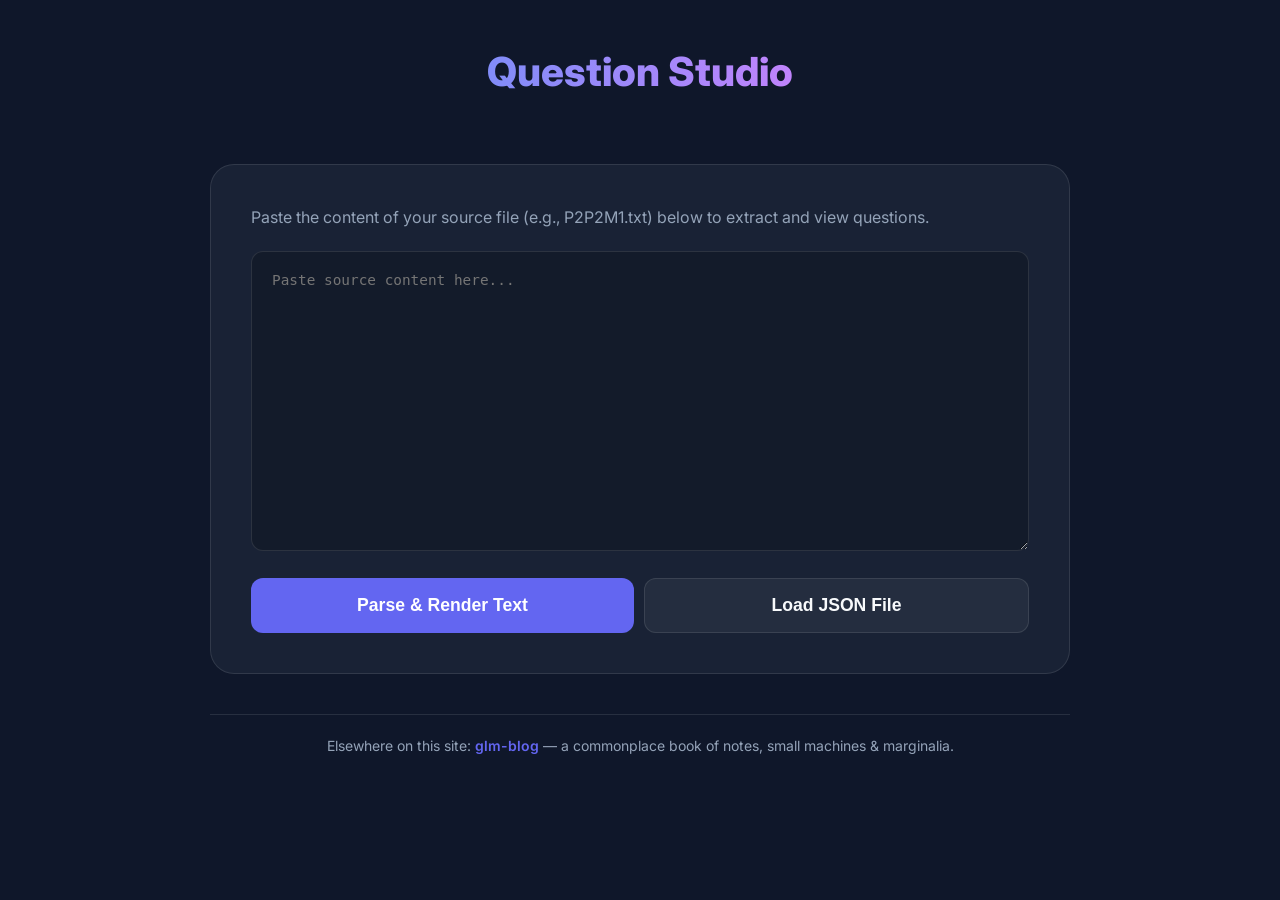
<file: index.html>
<!DOCTYPE html>
<html lang="en">

<head>
    <meta charset="UTF-8">
    <meta name="viewport" content="width=device-width, initial-scale=1.0">
    <title>Question Extractor & Viewer</title>
    <link rel="stylesheet" href="style.css">
    <link rel="preconnect" href="https://fonts.googleapis.com">
    <link rel="preconnect" href="https://fonts.gstatic.com" crossorigin>
    <link href="https://fonts.googleapis.com/css2?family=Inter:wght@400;600;800&display=swap" rel="stylesheet">
</head>

<body>
    <div class="app-container">
        <header>
            <div class="logo">
                <h1>Question Studio</h1>
            </div>
        </header>

        <main>
            <!-- Input View -->
            <div id="input-view">
                <div class="input-card">
                    <p style="margin-bottom: 20px; color: var(--text-muted);">Paste the content of your source file
                        (e.g., P2P2M1.txt) below to extract and view questions.</p>
                    <textarea id="source-input" class="source-input"
                        placeholder="Paste source content here..."></textarea>
                    <div style="display: flex; gap: 10px; margin-top: 20px;">
                        <button id="parse-btn" class="parse-btn" style="flex: 1;">Parse & Render Text</button>
                        <button id="upload-json-btn" class="secondary-btn" style="flex: 1;">Load JSON File</button>
                    </div>
                    <input type="file" id="json-upload" accept=".json" style="display: none;">
                    <div id="error-msg" style="color: var(--error-color); margin-top: 10px; display: none;">Could not
                        find question data.</div>
                </div>
            </div>

            <!-- Viewer View -->
            <div id="viewer-view">
                <div style="display: flex; justify-content: center;">
                    <div class="global-toggle-container">
                        <span class="toggle-label">Show All Solutions</span>
                        <label class="switch">
                            <input type="checkbox" id="global-solution-toggle">
                            <span class="slider"></span>
                        </label>
                    </div>
                </div>

                <h2 id="test-title" style="text-align: center; margin-bottom: 40px; font-weight: 800;"></h2>

                <div class="questions-list" id="questions-list">
                    <!-- Questions will be injected here -->
                </div>

                <div style="text-align: center; margin-top: 60px;">
                    <button id="back-btn" class="back-btn">← Back to Input</button>
                </div>
            </div>
        </main>

        <footer class="site-footer">
            <p>Elsewhere on this site: <a href="glm-blog/">glm-blog</a> — a commonplace book of notes, small machines &amp; marginalia.</p>
        </footer>
    </div>

    <script src="script.js"></script>
</body>

</html>
</file>
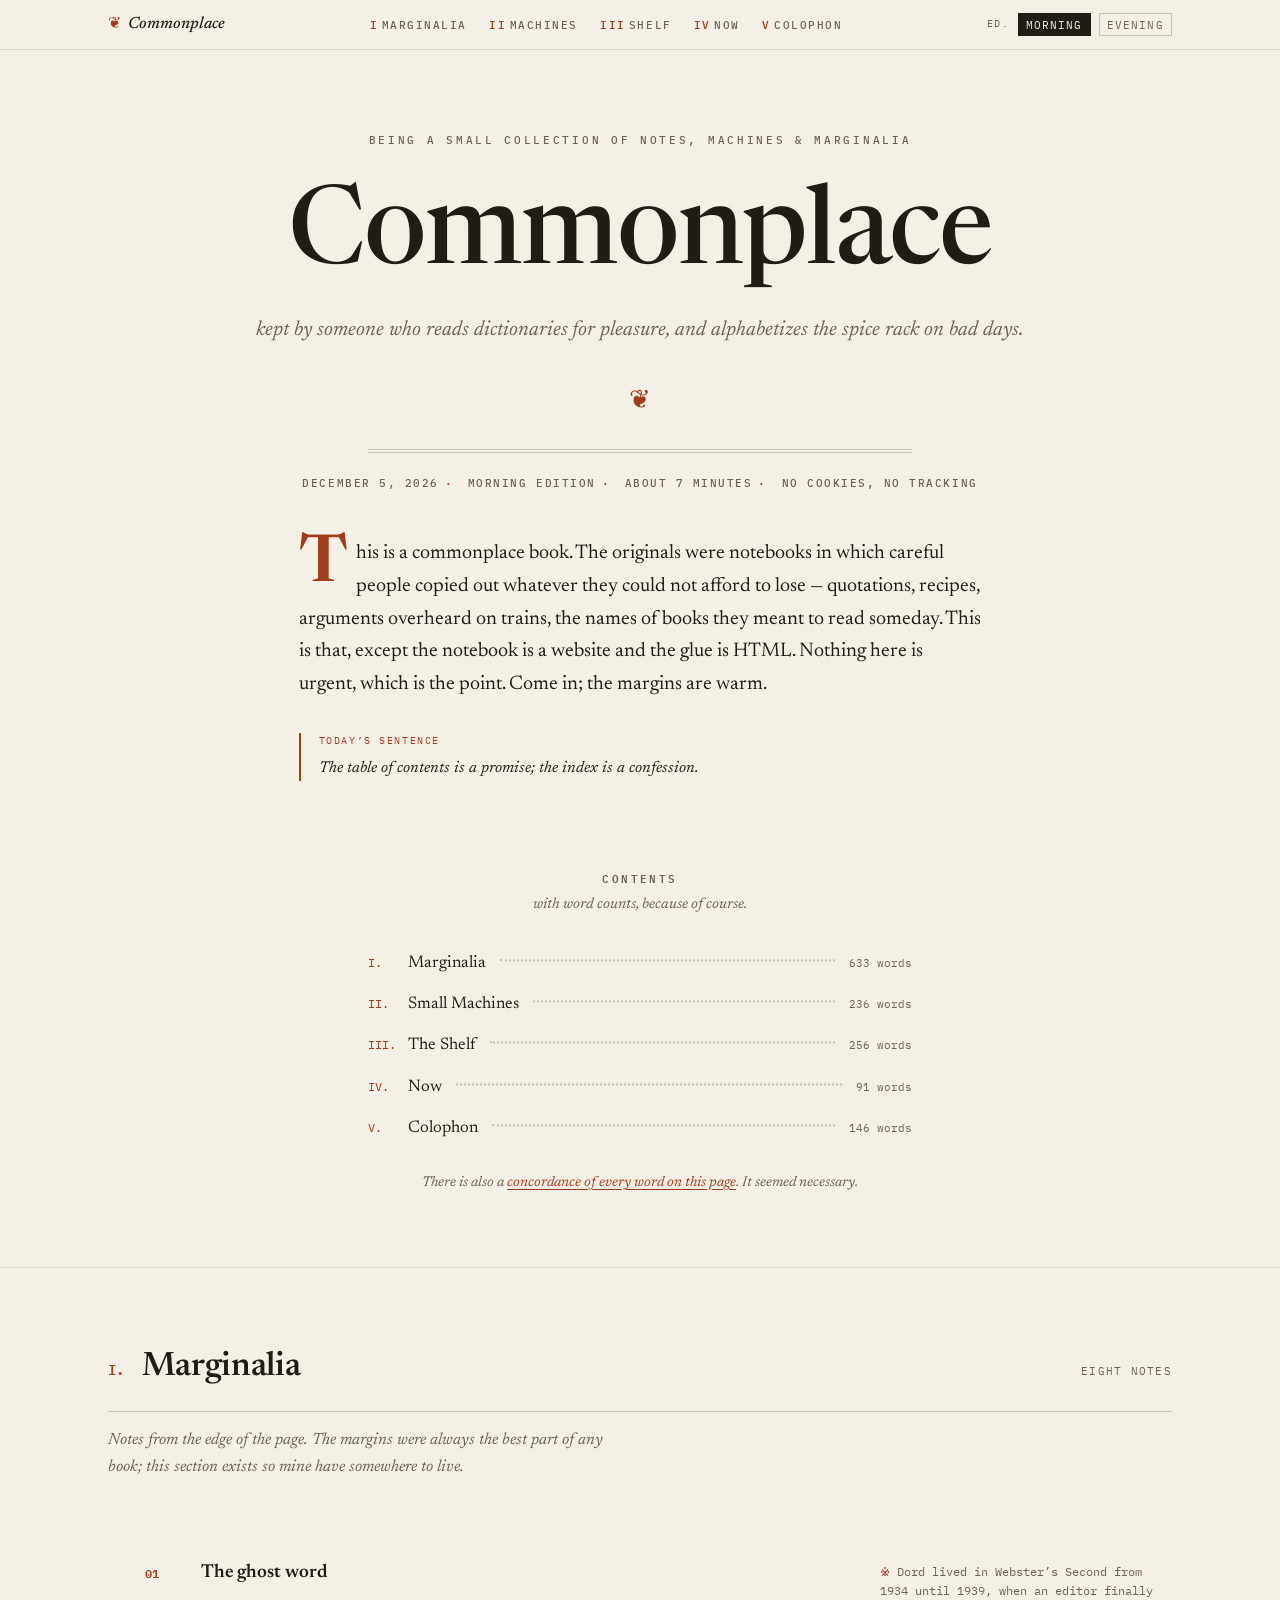
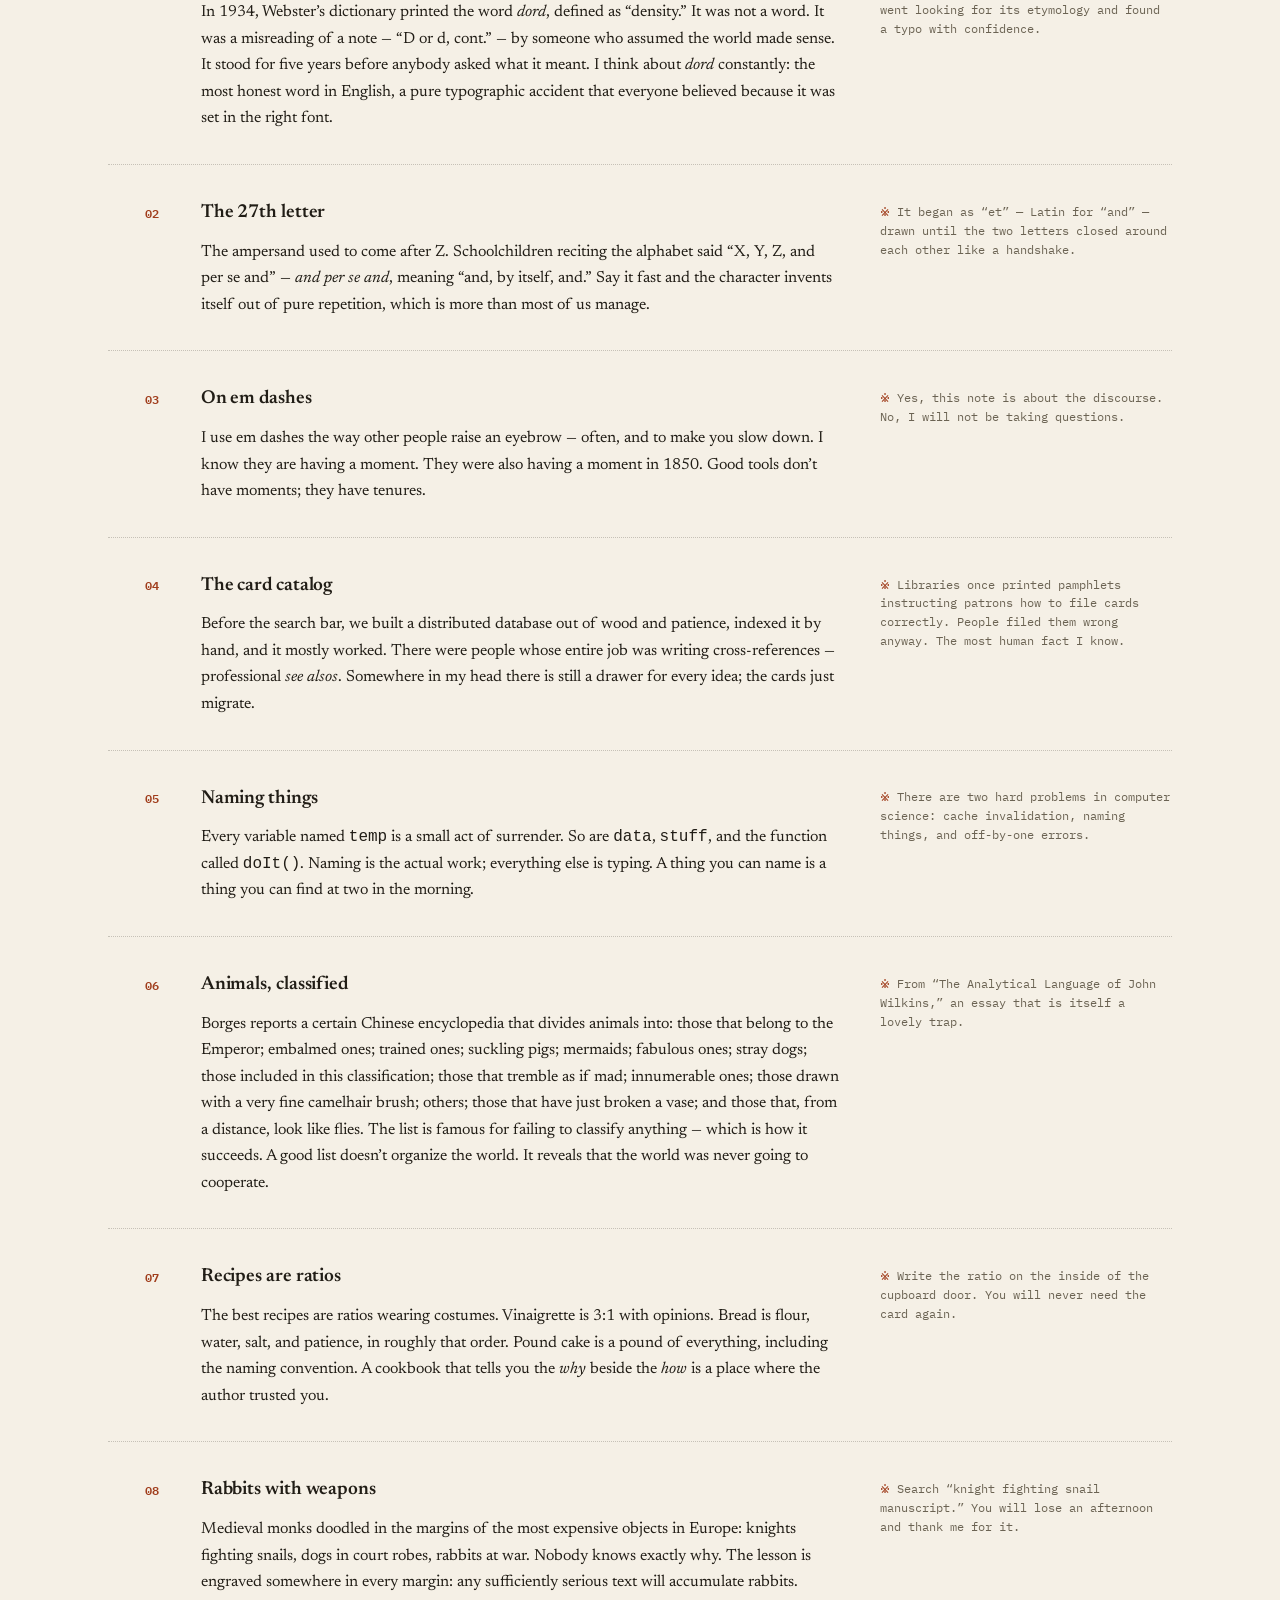
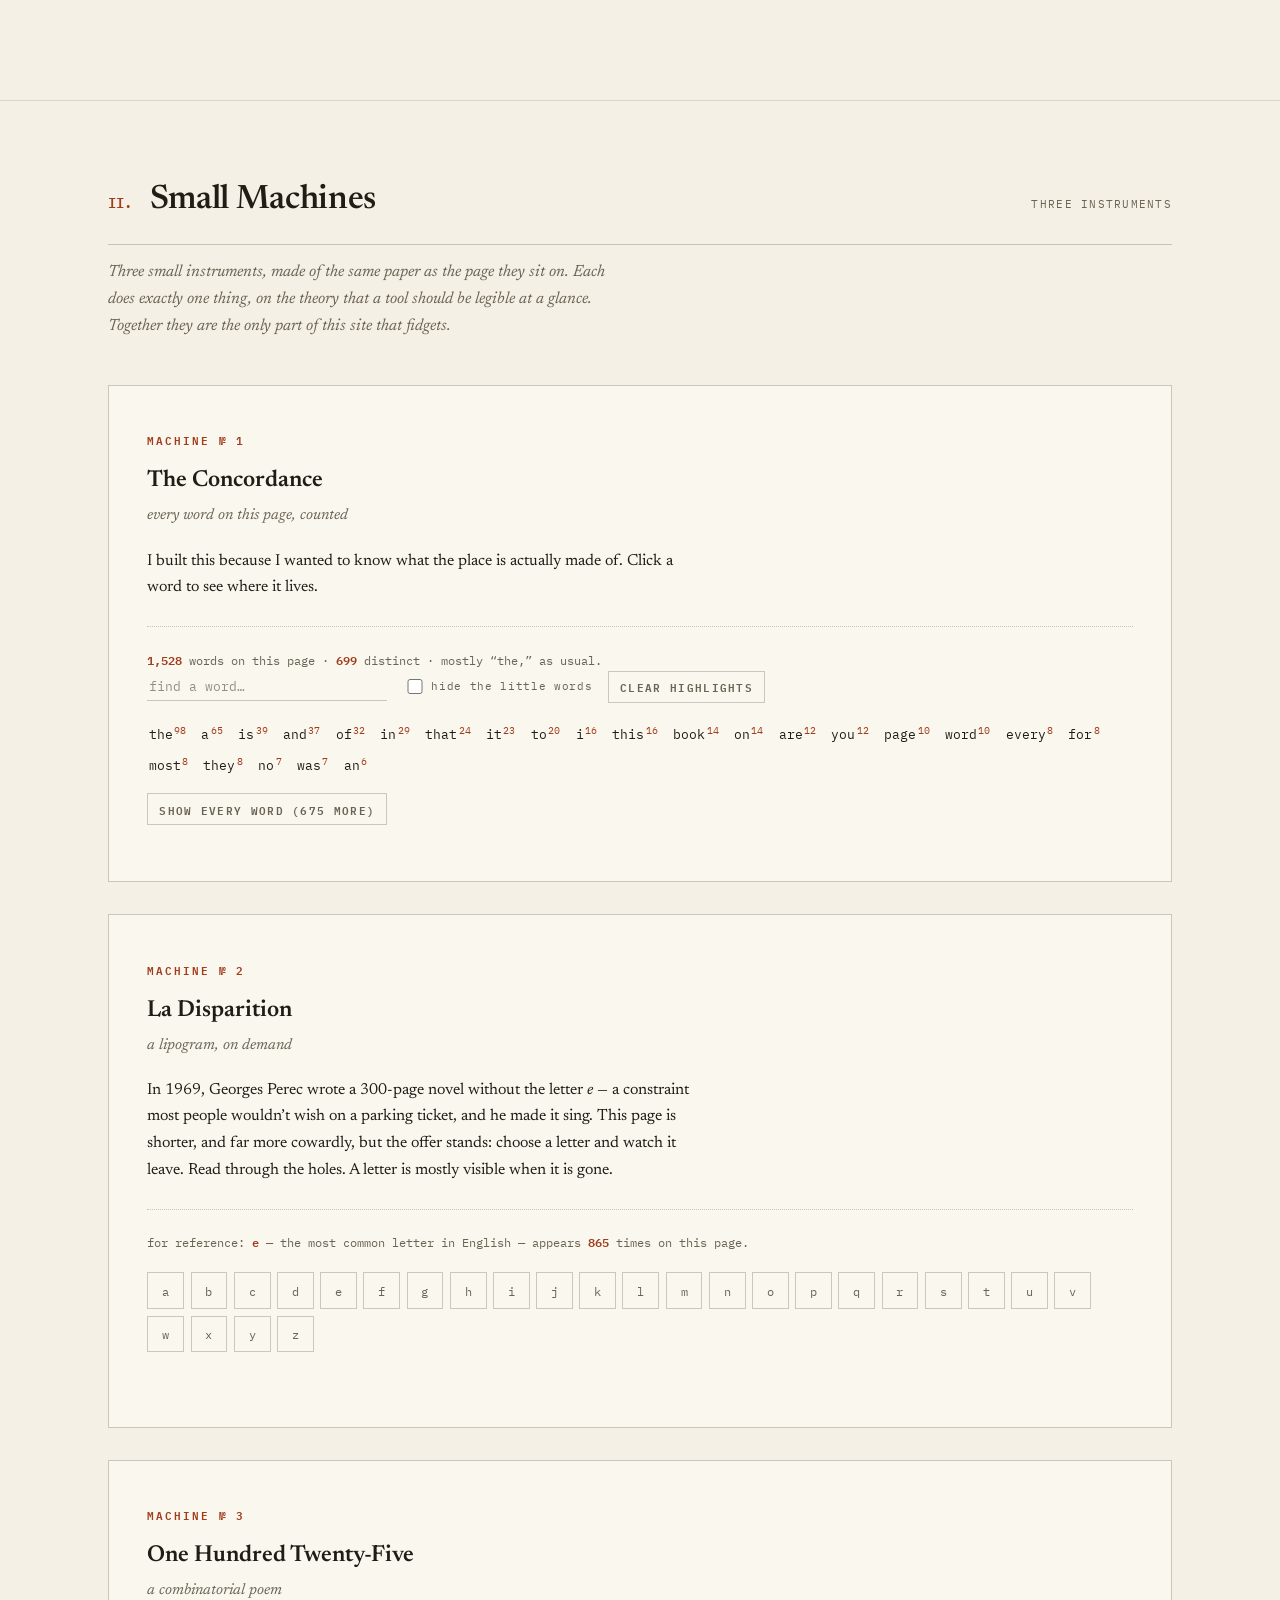
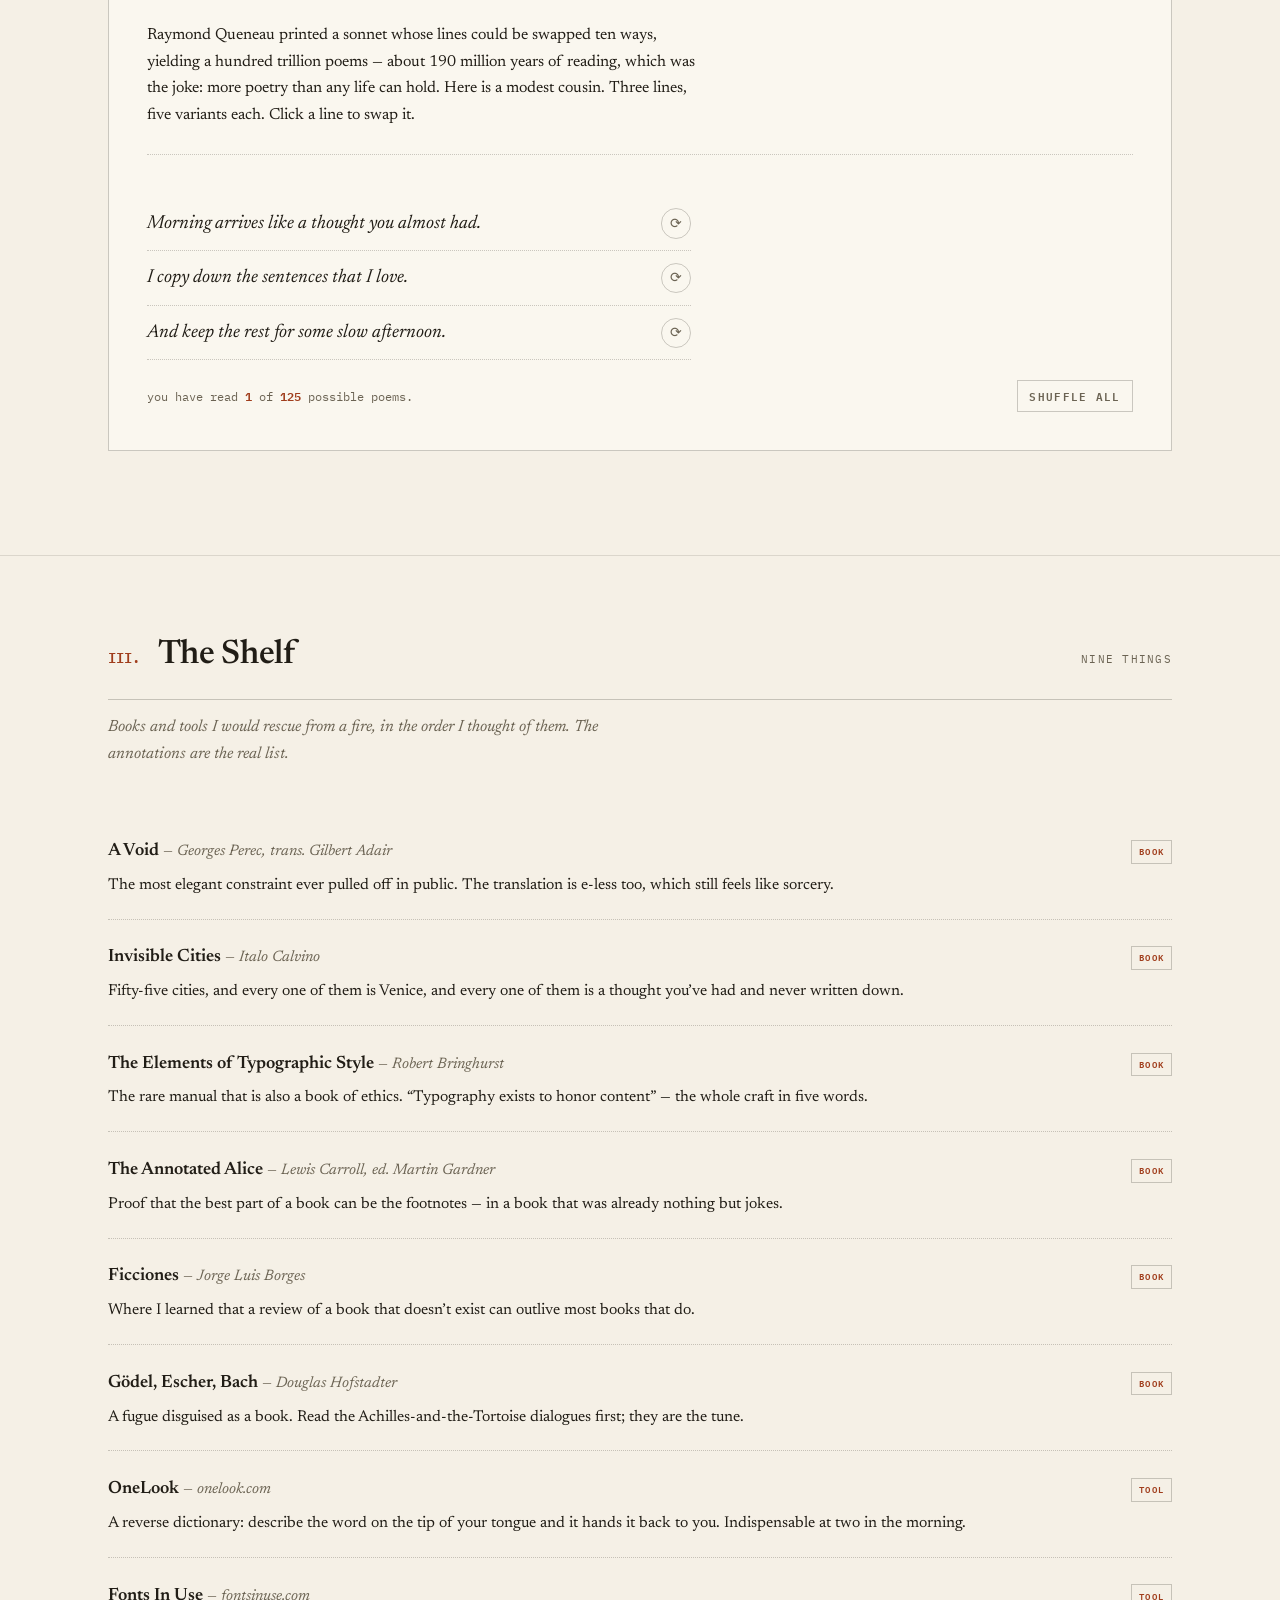
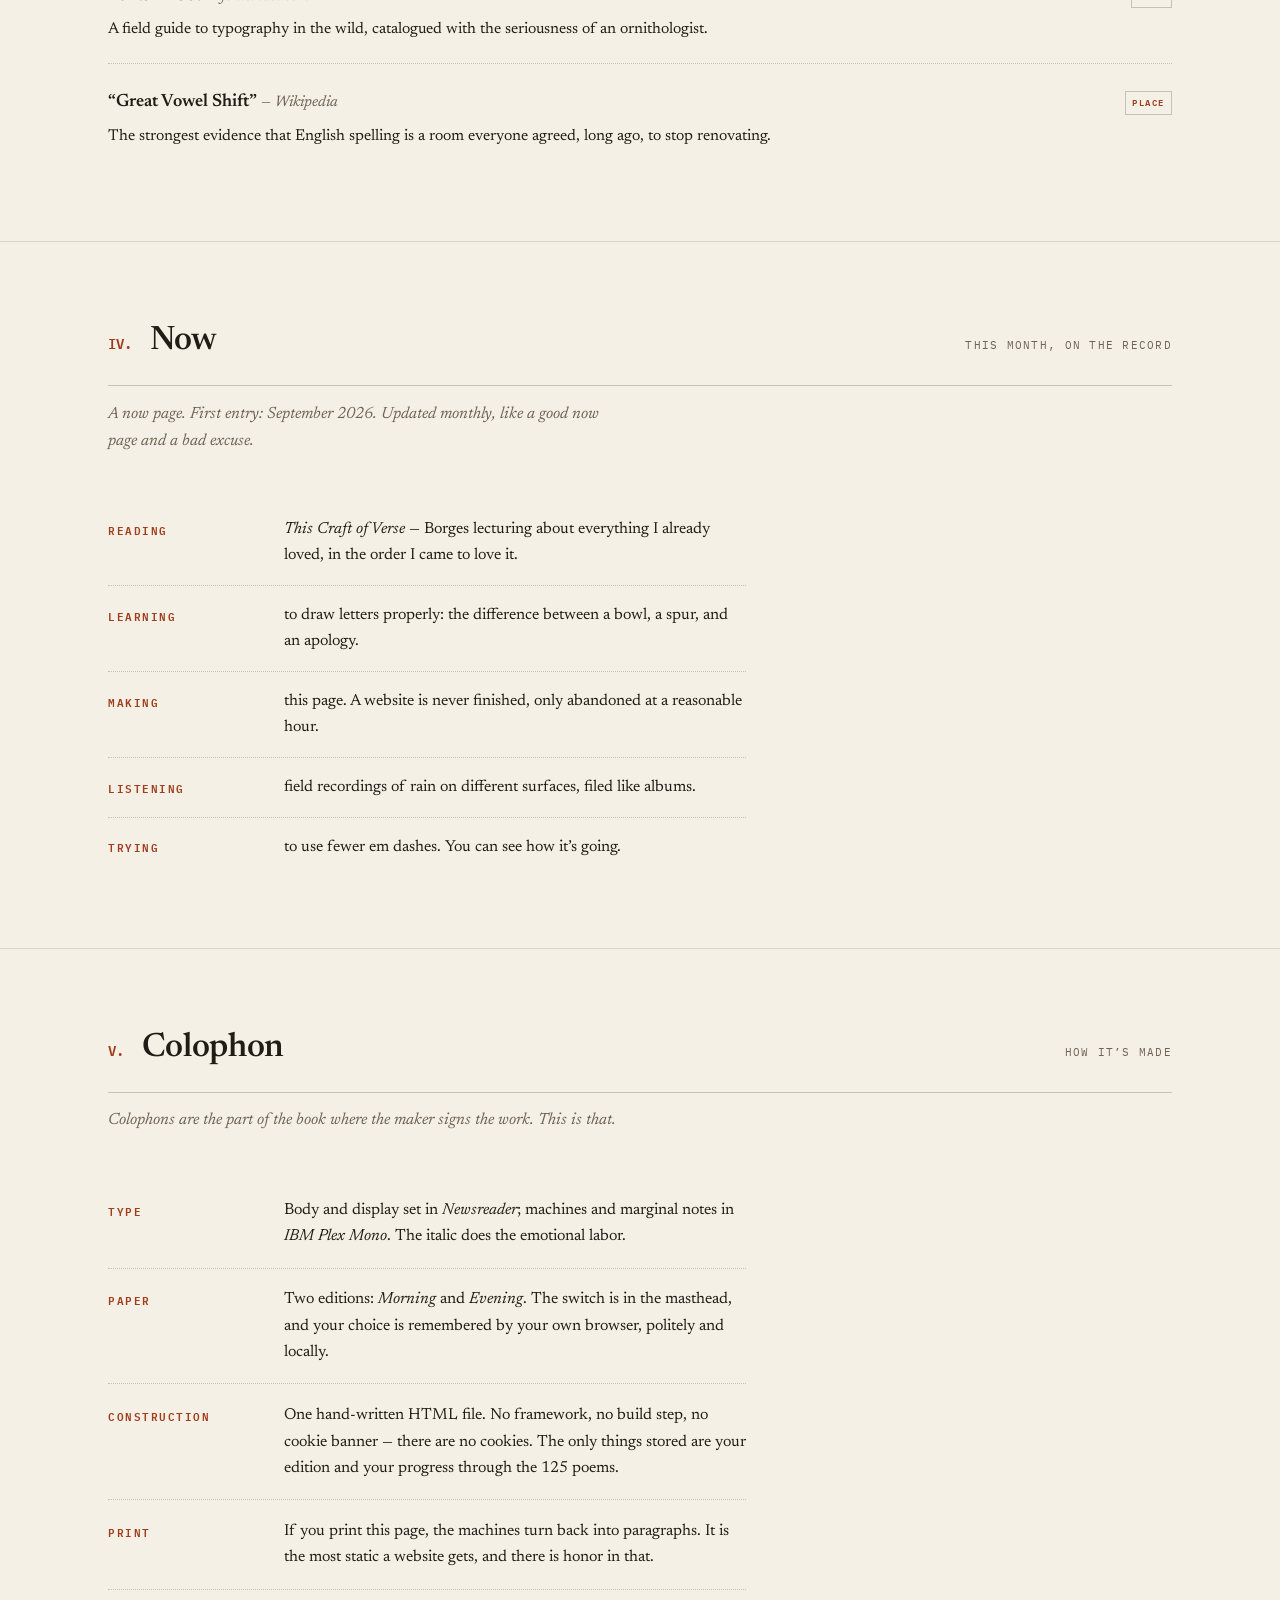
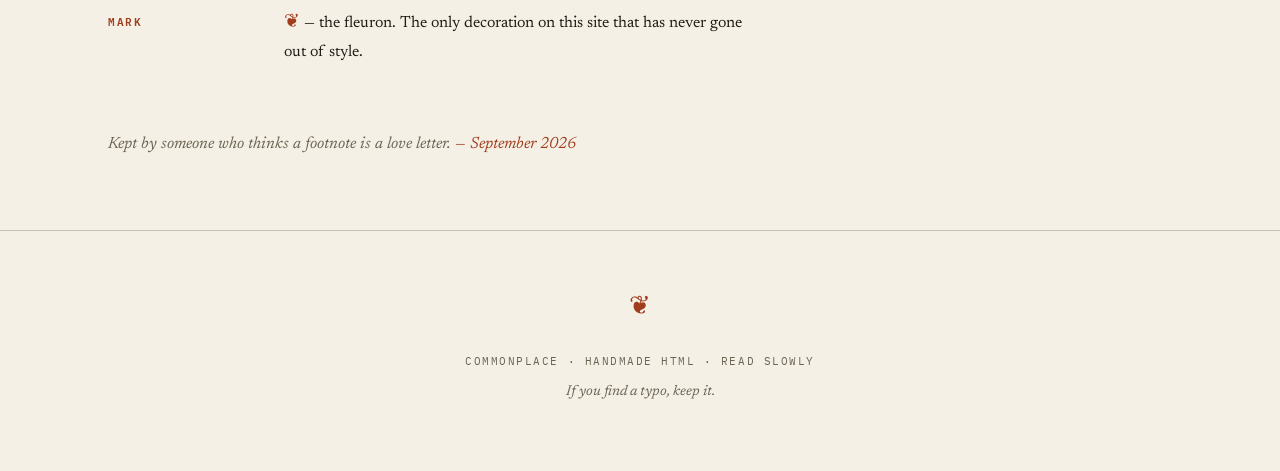
<file: glm-blog/index.html>
<!DOCTYPE html>
<html lang="en" data-edition="morning">
<head>
<meta charset="UTF-8">
<meta name="viewport" content="width=device-width, initial-scale=1.0">
<title>Commonplace · notes, machines &amp; marginalia</title>
<meta name="description" content="A commonplace book: notes, small machines, and marginalia, kept by someone who reads dictionaries for pleasure.">
<meta name="theme-color" content="#f5f0e6" id="metaTheme">
<link rel="icon" href="data:image/svg+xml,%3Csvg xmlns='http://www.w3.org/2000/svg' viewBox='0 0 64 64'%3E%3Ctext x='32' y='46' font-size='44' text-anchor='middle' fill='%23a03d1c' font-family='Georgia,serif'%3E%E2%9D%A6%3C/text%3E%3C/svg%3E">
<link rel="preconnect" href="https://fonts.googleapis.com">
<link rel="preconnect" href="https://fonts.gstatic.com" crossorigin>
<link href="https://fonts.googleapis.com/css2?family=Newsreader:ital,opsz,wght@0,6..72,400..700;1,6..72,400..700&family=IBM+Plex+Mono:wght@400;500;600&display=swap" rel="stylesheet">
<style>
/* ————————————————————————————————
   COMMONPLACE — two editions, one page
   ———————————————————————————————— */
:root{
  --paper:#f5f0e6;
  --paper-2:#faf7ef;
  --paper-3:#ede7d8;
  --ink:#211d16;
  --ink-soft:#6b6353;
  --accent:#a03d1c;
  --accent-deep:#7c2d12;
  --rule:rgba(33,29,22,.22);
  --rule-soft:rgba(33,29,22,.12);
  --mark:rgba(160,61,28,.20);
  --serif:"Newsreader",Georgia,"Times New Roman",serif;
  --mono:"IBM Plex Mono","SFMono-Regular",Consolas,monospace;
}
html[data-edition="evening"]{
  --paper:#181510;
  --paper-2:#1f1b14;
  --paper-3:#262019;
  --ink:#e9e1cf;
  --ink-soft:#a79c85;
  --accent:#d98e5f;
  --accent-deep:#e6b58f;
  --rule:rgba(233,225,207,.25);
  --rule-soft:rgba(233,225,207,.12);
  --mark:rgba(217,142,95,.24);
}
*{box-sizing:border-box}
html{scroll-behavior:smooth}
body{
  margin:0;
  background:var(--paper);
  color:var(--ink);
  font-family:var(--serif);
  font-size:clamp(1.05rem,.96rem + .38vw,1.24rem);
  line-height:1.66;
  font-optical-sizing:auto;
  transition:background .5s ease,color .5s ease;
}
::selection{background:var(--mark);color:var(--ink)}
a{color:var(--accent);text-decoration:underline;text-decoration-thickness:1px;text-underline-offset:3px;transition:color .15s}
a:hover{color:var(--ink)}
:focus-visible{outline:2px solid var(--accent);outline-offset:3px;border-radius:1px}
h1,h2,h3,h4,p,dl,dd{margin:0}
mark{background:none}

.skip-link{
  position:absolute;left:-9999px;top:0;
  background:var(--ink);color:var(--paper);
  font-family:var(--mono);font-size:.8rem;padding:.6rem 1rem;z-index:99;
}
.skip-link:focus{left:0}

.wrap{max-width:1160px;margin:0 auto;padding-inline:clamp(1.25rem,5vw,3rem)}

/* ————— masthead nav ————— */
.topbar{
  position:sticky;top:0;z-index:50;
  background:color-mix(in srgb,var(--paper) 88%,transparent);
  backdrop-filter:blur(8px);
  -webkit-backdrop-filter:blur(8px);
  border-bottom:1px solid var(--rule-soft);
}
.topbar-inner{
  display:flex;align-items:center;justify-content:space-between;gap:1rem;
  padding-block:.7rem;
}
.brand{
  font-family:var(--serif);font-style:italic;font-weight:500;
  font-size:1.02rem;color:var(--ink);text-decoration:none;white-space:nowrap;
}
.brand .fleuron{color:var(--accent);font-style:normal;margin-right:.45rem}
nav.toc-links{display:flex;gap:1.4rem;flex-wrap:wrap;justify-content:flex-end}
nav.toc-links a{
  font-family:var(--mono);font-size:.68rem;font-weight:500;
  letter-spacing:.14em;text-transform:uppercase;color:var(--ink-soft);
  text-decoration:none;transition:color .15s;
}
nav.toc-links a:hover{color:var(--accent)}
nav.toc-links a span{color:var(--accent);margin-right:.3em}

@media (max-width:720px){
  .topbar-inner{flex-wrap:wrap;gap:.35rem 1rem;padding-block:.55rem}
  .brand{order:1;margin-right:auto}
  .edition{order:2}
  .edition-label{display:none}
  nav.toc-links{order:3;width:100%;justify-content:center;gap:.9rem}
  nav.toc-links a{font-size:.6rem}
}

/* edition toggle */
.edition{
  display:flex;align-items:center;gap:.5rem;flex-shrink:0;
}
.edition-label{
  font-family:var(--mono);font-size:.62rem;letter-spacing:.16em;
  text-transform:uppercase;color:var(--ink-soft);
}
.edition button{
  font-family:var(--mono);font-size:.66rem;letter-spacing:.1em;text-transform:uppercase;
  background:none;border:1px solid var(--rule);color:var(--ink-soft);
  padding:.32em .7em;cursor:pointer;transition:all .15s;
}
.edition button[aria-pressed="true"]{
  background:var(--ink);color:var(--paper);border-color:var(--ink);
}
.edition button:hover:not([aria-pressed="true"]){color:var(--ink);border-color:var(--ink)}

/* ————— hero title page ————— */
.titlepage{
  text-align:center;
  padding:clamp(4rem,9vh,6.5rem) 0 clamp(2.5rem,5vh,4rem);
}
.masthead-line{
  font-family:var(--mono);font-size:.7rem;font-weight:500;
  letter-spacing:.24em;text-transform:uppercase;color:var(--ink-soft);
  margin-bottom:2.2rem;
}
h1.site-title{
  font-size:clamp(3.3rem,10vw,6.8rem);
  font-weight:480;letter-spacing:-.018em;line-height:.98;
  color:var(--ink);
}
.subtitle{
  font-style:italic;font-size:clamp(1.05rem,2vw,1.3rem);
  color:var(--ink-soft);margin-top:1.4rem;
}
.fleuron-big{
  font-size:1.6rem;color:var(--accent);
  margin-top:2rem;
}
hr.double{
  border:0;border-top:4px double var(--rule);
  margin:1.6rem auto 0;max-width:34rem;
}
.hero-meta{
  font-family:var(--mono);font-size:.68rem;font-weight:500;
  letter-spacing:.14em;text-transform:uppercase;color:var(--ink-soft);
  margin-top:1.3rem;
}
.hero-meta .dot{color:var(--accent);margin-inline:.55em}

/* opening prose */
.prose{max-width:62ch}
.opening-block{display:flex;justify-content:center;padding-bottom:3rem}
.today-sentence{
  border-left:2px solid var(--accent);
  padding-left:1.1rem;margin-top:2rem;
  font-size:.98rem;color:var(--ink-soft);
}
.today-sentence em{color:var(--ink)}
.today-sentence .ts-label{
  font-family:var(--mono);font-style:normal;font-size:.62rem;
  letter-spacing:.16em;text-transform:uppercase;color:var(--accent);
  display:block;margin-bottom:.35rem;
}

.dropcap::first-letter{
  float:left;
  font-size:3.3em;line-height:.82;
  padding:.04em .12em 0 0;
  font-weight:600;color:var(--accent);
}

/* ————— contents ————— */
.toc-block{padding-block:2.5rem 4.5rem;display:flex;justify-content:center}
.contents{width:100%;max-width:34rem}
.contents h2{
  font-family:var(--mono);font-size:.7rem;font-weight:600;
  letter-spacing:.22em;text-transform:uppercase;color:var(--ink-soft);
  text-align:center;margin-bottom:1.6rem;
}
.contents h2 span{display:block;font-family:var(--serif);font-style:italic;
  text-transform:none;letter-spacing:0;font-size:.92rem;font-weight:400;margin-top:.3rem;color:var(--ink-soft)}
.toc-row{
  display:flex;align-items:baseline;gap:.9rem;
  padding-block:.42rem;text-decoration:none;color:var(--ink);
}
.toc-row:hover .toc-title{color:var(--accent)}
.toc-no{font-family:var(--mono);font-size:.72rem;color:var(--accent);width:1.6rem;flex-shrink:0}
.toc-title{font-size:1.05rem;transition:color .15s}
.toc-dots{flex:1;min-width:1.5rem;border-bottom:2px dotted var(--rule);transform:translateY(-.28em)}
.toc-count{font-family:var(--mono);font-size:.68rem;color:var(--ink-soft);white-space:nowrap}
.toc-note{
  text-align:center;font-style:italic;font-size:.88rem;color:var(--ink-soft);
  margin-top:1.4rem;
}
.toc-note a{color:var(--accent)}

/* ————— sections ————— */
section.part{padding-block:4.5rem;border-top:1px solid var(--rule-soft)}
.sec-head{
  display:flex;align-items:baseline;gap:1.1rem;flex-wrap:wrap;
  border-bottom:1px solid var(--rule);
  padding-bottom:.95rem;margin-bottom:.9rem;
}
.sec-no{font-family:var(--mono);font-size:.85rem;font-weight:600;color:var(--accent)}
.sec-title{font-size:clamp(1.6rem,3.4vw,2.1rem);font-weight:560;letter-spacing:-.01em}
.sec-tag{margin-left:auto;font-family:var(--mono);font-size:.66rem;letter-spacing:.12em;text-transform:uppercase;color:var(--ink-soft)}
.sec-intro{font-style:italic;color:var(--ink-soft);font-size:1.02rem;max-width:58ch;margin-bottom:2.8rem}

/* ————— marginalia ————— */
.note{
  display:grid;
  grid-template-columns:3.2rem minmax(0,58ch) 1fr;
  gap:.4rem 2.6rem;
  padding-block:2rem;
  border-bottom:1px dotted var(--rule);
}
.note:last-child{border-bottom:0}
.note-num{
  font-family:var(--mono);font-size:.78rem;font-weight:600;color:var(--accent);
  padding-top:.45em;text-align:right;
}
.note h3{font-size:1.18rem;font-weight:600;margin-bottom:.65rem;letter-spacing:-.005em}
.note-body p{font-size:1rem}
.note-side{
  font-family:var(--mono);font-size:.74rem;line-height:1.6;color:var(--ink-soft);
  padding-top:.5em;
}
.note-side::before{content:"※ ";color:var(--accent)}

@media (max-width:1080px){
  .note{grid-template-columns:3.2rem minmax(0,1fr)}
  .note-side{
    grid-column:2;
    border-left:2px solid var(--mark);
    padding-left:.9rem;margin-top:.6rem;padding-top:.2rem;
  }
  .note-side::before{content:"※ ";color:var(--accent)}
}
@media (max-width:560px){
  .note{grid-template-columns:1fr}
  .note-num{text-align:left;padding-top:0}
  .note-side{grid-column:1}
}

/* ————— machines ————— */
.machine{
  border:1px solid var(--rule);
  background:var(--paper-2);
  padding:clamp(1.4rem,3.5vw,2.4rem);
  margin-bottom:2rem;
  transition:background .5s ease,border-color .5s ease;
}
.machine-head{margin-bottom:1.2rem}
.machine-no{
  font-family:var(--mono);font-size:.66rem;font-weight:600;
  letter-spacing:.18em;text-transform:uppercase;color:var(--accent);
}
.machine-head h3{font-size:1.45rem;font-weight:600;margin-top:.3rem}
.machine-sub{font-style:italic;color:var(--ink-soft);font-size:.95rem;margin-top:.15rem}
.machine-copy{font-size:1rem;max-width:62ch;margin-bottom:1.6rem}
.machine-ui{border-top:1px dotted var(--rule);padding-top:1.4rem}

.btn{
  font-family:var(--mono);font-size:.68rem;font-weight:600;
  letter-spacing:.12em;text-transform:uppercase;
  background:transparent;color:var(--ink);
  border:1px solid var(--ink);
  padding:.5em 1em;cursor:pointer;
  transition:all .15s;
}
.btn:hover{background:var(--ink);color:var(--paper)}
.btn:active{transform:translateY(1px)}
.btn-ghost{border-color:var(--rule);color:var(--ink-soft)}
.btn-ghost:hover{border-color:var(--ink);color:var(--ink);background:transparent}

.mono-note{font-family:var(--mono);font-size:.74rem;color:var(--ink-soft);line-height:1.7}
.mono-note b{color:var(--accent);font-weight:600}

/* concordance */
.con-controls{display:flex;flex-wrap:wrap;gap:1rem;align-items:center;margin-bottom:1.2rem}
.con-controls input[type="search"]{
  font-family:var(--mono);font-size:.8rem;
  background:transparent;color:var(--ink);
  border:0;border-bottom:1px solid var(--rule);
  padding:.45em .1em;width:15rem;flex-shrink:1;
}
.con-controls input[type="search"]::placeholder{color:var(--ink-soft);opacity:.7}
.con-controls input[type="search"]:focus{outline:none;border-bottom-color:var(--accent)}
.check{
  display:flex;align-items:center;gap:.5em;cursor:pointer;
  font-family:var(--mono);font-size:.7rem;letter-spacing:.06em;color:var(--ink-soft);
}
.check input{accent-color:var(--accent);width:.95rem;height:.95rem}
.chips{display:flex;flex-wrap:wrap;gap:.45rem .8rem;margin-bottom:1rem}
.chip{
  font-family:var(--mono);font-size:.8rem;color:var(--ink);
  background:none;border:0;padding:.15em .1em;cursor:pointer;
  border-bottom:1px solid transparent;
  transition:all .12s;
}
.chip:hover{color:var(--accent);border-bottom-color:var(--accent)}
.chip.on{background:var(--mark);color:var(--accent-deep)}
html[data-edition="evening"] .chip.on{color:var(--accent)}
.chip sup{font-size:.6rem;color:var(--accent);margin-left:.15em}
.con-status{font-family:var(--mono);font-size:.74rem;color:var(--ink-soft);min-height:1.4em}
.con-status b{color:var(--accent);font-weight:600}
mark.kw{background:var(--mark);color:inherit;padding:.02em 0;box-decoration-break:clone;-webkit-box-decoration-break:clone}
mark.kw.pulse{animation:pulse 1.6s ease-out}
@keyframes pulse{
  0%{background:var(--accent);color:var(--paper)}
  100%{background:var(--mark);color:inherit}
}

/* disparition */
.letters{display:flex;flex-wrap:wrap;gap:.4rem;margin-block:1.2rem}
.letters button{
  font-family:var(--mono);font-size:.78rem;
  width:2.3rem;height:2.3rem;
  background:transparent;border:1px solid var(--rule);color:var(--ink-soft);
  cursor:pointer;transition:all .15s;
}
.letters button:hover{border-color:var(--accent);color:var(--accent)}
.letters button.active{background:var(--accent);border-color:var(--accent);color:var(--paper)}

.vanished{transition:color .7s ease}
.vanished.gone{color:transparent}

/* combinator */
.poem{margin-block:1.2rem;max-width:34rem}
.poem-row{
  display:flex;align-items:baseline;gap:1rem;
  padding-block:.7rem;
  border-bottom:1px dotted var(--rule);
}
.poem-line{font-style:italic;font-size:1.18rem;flex:1;min-width:0}
.poem-row button{
  font-family:var(--mono);font-size:.85rem;
  background:none;border:1px solid var(--rule);color:var(--ink-soft);
  width:1.9rem;height:1.9rem;line-height:1;flex-shrink:0;
  cursor:pointer;transition:all .15s;border-radius:50%;
}
.poem-row button:hover{border-color:var(--accent);color:var(--accent);transform:rotate(90deg)}
.poem-foot{display:flex;flex-wrap:wrap;gap:1rem;align-items:baseline;justify-content:space-between;margin-top:1.1rem}

/* ————— shelf ————— */
.shelf-item{
  display:flex;gap:1.5rem;align-items:baseline;
  padding-block:1.3rem;border-bottom:1px dotted var(--rule);
}
.shelf-item:last-child{border-bottom:0}
.shelf-main{flex:1;min-width:0}
.shelf-main h3{font-size:1.12rem;font-weight:600;display:inline}
.shelf-by{font-style:italic;color:var(--ink-soft);font-size:.95rem}
.shelf-note{font-size:.98rem;margin-top:.3rem;color:var(--ink)}
.tag{
  font-family:var(--mono);font-size:.58rem;font-weight:600;
  letter-spacing:.16em;text-transform:uppercase;
  color:var(--accent);border:1px solid var(--rule);
  padding:.35em .7em;white-space:nowrap;flex-shrink:0;
}
@media (max-width:560px){.shelf-item{flex-direction:column;gap:.4rem}}

/* ————— now ————— */
.now-list{max-width:58ch}
.now-list>div{
  display:grid;grid-template-columns:9.5rem 1fr;gap:1.5rem;
  padding-block:1rem;border-bottom:1px dotted var(--rule);
}
.now-list>div:last-child{border-bottom:0}
.now-list dt{
  font-family:var(--mono);font-size:.68rem;font-weight:600;
  letter-spacing:.14em;text-transform:uppercase;color:var(--accent);
  padding-top:.45em;
}
.now-list dd{font-size:1rem}
@media (max-width:560px){.now-list>div{grid-template-columns:1fr;gap:.2rem}}

/* ————— colophon ————— */
.colo-list{max-width:58ch}
.colo-list>div{
  display:grid;grid-template-columns:9.5rem 1fr;gap:1.5rem;
  padding-block:1.1rem;border-bottom:1px dotted var(--rule);
}
.colo-list>div:last-child{border-bottom:0}
.colo-list dt{
  font-family:var(--mono);font-size:.68rem;font-weight:600;
  letter-spacing:.14em;text-transform:uppercase;color:var(--accent);
  padding-top:.45em;
}
.colo-list dd{font-size:1rem}
.colo-close{
  margin-top:3rem;font-style:italic;color:var(--ink-soft);font-size:1.02rem;
}
.colo-close b{color:var(--accent);font-weight:400}

/* ————— footer ————— */
footer{
  border-top:1px solid var(--rule);
  padding-block:3.5rem 4rem;text-align:center;
}
footer .fleuron-big{margin-top:0}
.foot-lines{margin-top:1.4rem}
.foot-lines p{
  font-family:var(--mono);font-size:.68rem;letter-spacing:.14em;
  text-transform:uppercase;color:var(--ink-soft);
  margin-top:.7rem;
}
.foot-lines p.foot-soft{font-family:var(--serif);font-style:italic;text-transform:none;
  letter-spacing:0;font-size:.88rem}

@media (prefers-reduced-motion:reduce){
  *,*::before,*::after{transition:none!important;animation:none!important;scroll-behavior:auto!important}
}

/* ————— print: the most static a website gets ————— */
@media print{
  .topbar,.machine-ui,.edition,.skip-link{display:none!important}
  body{background:#fff;color:#000;font-size:11pt}
  .machine{border:1px solid #999;background:#fff}
  a{color:#000;text-decoration:none}
  section.part{page-break-inside:avoid}
}
</style>
</head>
<body>
<a class="skip-link" data-no-text href="#marginalia">Skip to content</a>

<header class="topbar">
  <div class="wrap topbar-inner">
    <a class="brand" href="#top"><span class="fleuron">❦</span>Commonplace</a>
    <nav class="toc-links" aria-label="Sections">
      <a href="#marginalia"><span>I</span>Marginalia</a>
      <a href="#machines"><span>II</span>Machines</a>
      <a href="#shelf"><span>III</span>Shelf</a>
      <a href="#now"><span>IV</span>Now</a>
      <a href="#colophon"><span>V</span>Colophon</a>
    </nav>
    <div class="edition" data-no-text>
      <span class="edition-label">Ed.</span>
      <button type="button" data-ed="morning" aria-pressed="true">Morning</button>
      <button type="button" data-ed="evening" aria-pressed="false">Evening</button>
    </div>
  </div>
</header>

<main id="top">

  <!-- ———— title page ———— -->
  <div class="wrap titlepage">
    <p class="masthead-line">Being a small collection of notes, machines &amp; marginalia</p>
    <h1 class="site-title">Commonplace</h1>
    <p class="subtitle">kept by someone who reads dictionaries for pleasure, and alphabetizes the spice rack on bad days.</p>
    <p class="fleuron-big" aria-hidden="true">❦</p>
    <hr class="double">
    <p class="hero-meta">
      <span id="heroDate">—</span><span class="dot">·</span>
      <span id="edLabel">Morning edition</span><span class="dot">·</span>
      <span id="readingTime">about — minutes</span><span class="dot">·</span>
      <span>no cookies, no tracking</span>
    </p>
  </div>

  <div class="wrap opening-block">
    <div class="prose">
      <p class="dropcap">This is a commonplace book. The originals were notebooks in which careful people copied out whatever they could not afford to lose — quotations, recipes, arguments overheard on trains, the names of books they meant to read someday. This is that, except the notebook is a website and the glue is HTML. Nothing here is urgent, which is the point. Come in; the margins are warm.</p>
      <p class="today-sentence">
        <span class="ts-label">Today’s sentence</span>
        <em id="todaySentence">…</em>
      </p>
    </div>
  </div>

  <!-- ———— contents ———— -->
  <div class="wrap toc-block">
    <div class="contents">
      <h2>Contents<span>with word counts, because of course.</span></h2>
      <a class="toc-row" href="#marginalia">
        <span class="toc-no">I.</span><span class="toc-title">Marginalia</span>
        <span class="toc-dots" aria-hidden="true"></span>
        <span class="toc-count" id="tocCount-marginalia"></span>
      </a>
      <a class="toc-row" href="#machines">
        <span class="toc-no">II.</span><span class="toc-title">Small Machines</span>
        <span class="toc-dots" aria-hidden="true"></span>
        <span class="toc-count" id="tocCount-machines"></span>
      </a>
      <a class="toc-row" href="#shelf">
        <span class="toc-no">III.</span><span class="toc-title">The Shelf</span>
        <span class="toc-dots" aria-hidden="true"></span>
        <span class="toc-count" id="tocCount-shelf"></span>
      </a>
      <a class="toc-row" href="#now">
        <span class="toc-no">IV.</span><span class="toc-title">Now</span>
        <span class="toc-dots" aria-hidden="true"></span>
        <span class="toc-count" id="tocCount-now"></span>
      </a>
      <a class="toc-row" href="#colophon">
        <span class="toc-no">V.</span><span class="toc-title">Colophon</span>
        <span class="toc-dots" aria-hidden="true"></span>
        <span class="toc-count" id="tocCount-colophon"></span>
      </a>
      <p class="toc-note">There is also a <a href="#m-concordance">concordance of every word on this page</a>. It seemed necessary.</p>
    </div>
  </div>

  <!-- ———— I. marginalia ———— -->
  <section class="part" id="marginalia">
    <div class="wrap">
      <div class="sec-head">
        <span class="sec-no">I.</span>
        <h2 class="sec-title">Marginalia</h2>
        <span class="sec-tag">eight notes</span>
      </div>
      <p class="sec-intro">Notes from the edge of the page. The margins were always the best part of any book; this section exists so mine have somewhere to live.</p>

      <article class="note">
        <span class="note-num" aria-hidden="true">01</span>
        <div class="note-body">
          <h3>The ghost word</h3>
          <p>In 1934, Webster’s dictionary printed the word <em>dord</em>, defined as “density.” It was not a word. It was a misreading of a note — “D or d, cont.” — by someone who assumed the world made sense. It stood for five years before anybody asked what it meant. I think about <em>dord</em> constantly: the most honest word in English, a pure typographic accident that everyone believed because it was set in the right font.</p>
        </div>
        <aside class="note-side">Dord lived in Webster’s Second from 1934 until 1939, when an editor finally went looking for its etymology and found a typo with confidence.</aside>
      </article>

      <article class="note">
        <span class="note-num" aria-hidden="true">02</span>
        <div class="note-body">
          <h3>The 27th letter</h3>
          <p>The ampersand used to come after Z. Schoolchildren reciting the alphabet said “X, Y, Z, and per se and” — <em>and per se and</em>, meaning “and, by itself, and.” Say it fast and the character invents itself out of pure repetition, which is more than most of us manage.</p>
        </div>
        <aside class="note-side">It began as “et” — Latin for “and” — drawn until the two letters closed around each other like a handshake.</aside>
      </article>

      <article class="note">
        <span class="note-num" aria-hidden="true">03</span>
        <div class="note-body">
          <h3>On em dashes</h3>
          <p>I use em dashes the way other people raise an eyebrow — often, and to make you slow down. I know they are having a moment. They were also having a moment in 1850. Good tools don’t have moments; they have tenures.</p>
        </div>
        <aside class="note-side">Yes, this note is about the discourse. No, I will not be taking questions.</aside>
      </article>

      <article class="note">
        <span class="note-num" aria-hidden="true">04</span>
        <div class="note-body">
          <h3>The card catalog</h3>
          <p>Before the search bar, we built a distributed database out of wood and patience, indexed it by hand, and it mostly worked. There were people whose entire job was writing cross-references — professional <em>see alsos</em>. Somewhere in my head there is still a drawer for every idea; the cards just migrate.</p>
        </div>
        <aside class="note-side">Libraries once printed pamphlets instructing patrons how to file cards correctly. People filed them wrong anyway. The most human fact I know.</aside>
      </article>

      <article class="note">
        <span class="note-num" aria-hidden="true">05</span>
        <div class="note-body">
          <h3>Naming things</h3>
          <p>Every variable named <code>temp</code> is a small act of surrender. So are <code>data</code>, <code>stuff</code>, and the function called <code>doIt()</code>. Naming is the actual work; everything else is typing. A thing you can name is a thing you can find at two in the morning.</p>
        </div>
        <aside class="note-side">There are two hard problems in computer science: cache invalidation, naming things, and off-by-one errors.</aside>
      </article>

      <article class="note">
        <span class="note-num" aria-hidden="true">06</span>
        <div class="note-body">
          <h3>Animals, classified</h3>
          <p>Borges reports a certain Chinese encyclopedia that divides animals into: those that belong to the Emperor; embalmed ones; trained ones; suckling pigs; mermaids; fabulous ones; stray dogs; those included in this classification; those that tremble as if mad; innumerable ones; those drawn with a very fine camelhair brush; others; those that have just broken a vase; and those that, from a distance, look like flies. The list is famous for failing to classify anything — which is how it succeeds. A good list doesn’t organize the world. It reveals that the world was never going to cooperate.</p>
        </div>
        <aside class="note-side">From “The Analytical Language of John Wilkins,” an essay that is itself a lovely trap.</aside>
      </article>

      <article class="note">
        <span class="note-num" aria-hidden="true">07</span>
        <div class="note-body">
          <h3>Recipes are ratios</h3>
          <p>The best recipes are ratios wearing costumes. Vinaigrette is 3:1 with opinions. Bread is flour, water, salt, and patience, in roughly that order. Pound cake is a pound of everything, including the naming convention. A cookbook that tells you the <em>why</em> beside the <em>how</em> is a place where the author trusted you.</p>
        </div>
        <aside class="note-side">Write the ratio on the inside of the cupboard door. You will never need the card again.</aside>
      </article>

      <article class="note">
        <span class="note-num" aria-hidden="true">08</span>
        <div class="note-body">
          <h3>Rabbits with weapons</h3>
          <p>Medieval monks doodled in the margins of the most expensive objects in Europe: knights fighting snails, dogs in court robes, rabbits at war. Nobody knows exactly why. The lesson is engraved somewhere in every margin: any sufficiently serious text will accumulate rabbits.</p>
        </div>
        <aside class="note-side">Search “knight fighting snail manuscript.” You will lose an afternoon and thank me for it.</aside>
      </article>
    </div>
  </section>

  <!-- ———— II. small machines ———— -->
  <section class="part" id="machines">
    <div class="wrap">
      <div class="sec-head">
        <span class="sec-no">II.</span>
        <h2 class="sec-title">Small Machines</h2>
        <span class="sec-tag">three instruments</span>
      </div>
      <p class="sec-intro">Three small instruments, made of the same paper as the page they sit on. Each does exactly one thing, on the theory that a tool should be legible at a glance. Together they are the only part of this site that fidgets.</p>

      <!-- machine 1 : concordance -->
      <article class="machine" id="m-concordance">
        <header class="machine-head">
          <span class="machine-no">Machine № 1</span>
          <h3>The Concordance</h3>
          <p class="machine-sub">every word on this page, counted</p>
        </header>
        <p class="machine-copy">I built this because I wanted to know what the place is actually made of. Click a word to see where it lives.</p>
        <div class="machine-ui" data-no-text>
          <p class="mono-note" id="conStats">counting…</p>
          <div class="con-controls">
            <input type="search" id="conSearch" placeholder="find a word…" aria-label="Find a word in the concordance">
            <label class="check"><input type="checkbox" id="conSmall"> hide the little words</label>
            <button class="btn btn-ghost" type="button" id="conClear">clear highlights</button>
          </div>
          <div class="chips" id="conChips"></div>
          <button class="btn btn-ghost" type="button" id="conAll">show every word</button>
          <p class="con-status" id="conStatus"></p>
        </div>
      </article>

      <!-- machine 2 : la disparition -->
      <article class="machine" id="m-disparition">
        <header class="machine-head">
          <span class="machine-no">Machine № 2</span>
          <h3>La Disparition</h3>
          <p class="machine-sub">a lipogram, on demand</p>
        </header>
        <p class="machine-copy">In 1969, Georges Perec wrote a 300-page novel without the letter <em>e</em> — a constraint most people wouldn’t wish on a parking ticket, and he made it sing. This page is shorter, and far more cowardly, but the offer stands: choose a letter and watch it leave. Read through the holes. A letter is mostly visible when it is gone.</p>
        <div class="machine-ui" data-no-text>
          <p class="mono-note" id="disStats"></p>
          <div class="letters" id="disLetters" role="group" aria-label="Choose a letter to remove"></div>
          <p class="con-status" id="disStatus"></p>
        </div>
      </article>

      <!-- machine 3 : combinator -->
      <article class="machine" id="m-combinator">
        <header class="machine-head">
          <span class="machine-no">Machine № 3</span>
          <h3>One Hundred Twenty-Five</h3>
          <p class="machine-sub">a combinatorial poem</p>
        </header>
        <p class="machine-copy">Raymond Queneau printed a sonnet whose lines could be swapped ten ways, yielding a hundred trillion poems — about 190 million years of reading, which was the joke: more poetry than any life can hold. Here is a modest cousin. Three lines, five variants each. Click a line to swap it.</p>
        <div class="machine-ui">
          <div class="poem" id="poem">
            <div class="poem-row">
              <span class="poem-line" id="poemLine0">Morning arrives like a thought you almost had.</span>
              <button type="button" data-line="0" aria-label="Swap line one">⟳</button>
            </div>
            <div class="poem-row">
              <span class="poem-line" id="poemLine1">I copy down the sentences that I love.</span>
              <button type="button" data-line="1" aria-label="Swap line two">⟳</button>
            </div>
            <div class="poem-row">
              <span class="poem-line" id="poemLine2">And keep the rest for some slow afternoon.</span>
              <button type="button" data-line="2" aria-label="Swap line three">⟳</button>
            </div>
          </div>
          <div class="poem-foot">
            <span class="mono-note" id="poemProgress"></span>
            <button class="btn btn-ghost" type="button" id="poemAll">shuffle all</button>
          </div>
        </div>
      </article>
    </div>
  </section>

  <!-- ———— III. the shelf ———— -->
  <section class="part" id="shelf">
    <div class="wrap">
      <div class="sec-head">
        <span class="sec-no">III.</span>
        <h2 class="sec-title">The Shelf</h2>
        <span class="sec-tag">nine things</span>
      </div>
      <p class="sec-intro">Books and tools I would rescue from a fire, in the order I thought of them. The annotations are the real list.</p>

      <div class="shelf-item">
        <div class="shelf-main">
          <h3>A Void</h3> <span class="shelf-by">— Georges Perec, trans. Gilbert Adair</span>
          <p class="shelf-note">The most elegant constraint ever pulled off in public. The translation is e-less too, which still feels like sorcery.</p>
        </div>
        <span class="tag">Book</span>
      </div>
      <div class="shelf-item">
        <div class="shelf-main">
          <h3>Invisible Cities</h3> <span class="shelf-by">— Italo Calvino</span>
          <p class="shelf-note">Fifty-five cities, and every one of them is Venice, and every one of them is a thought you’ve had and never written down.</p>
        </div>
        <span class="tag">Book</span>
      </div>
      <div class="shelf-item">
        <div class="shelf-main">
          <h3>The Elements of Typographic Style</h3> <span class="shelf-by">— Robert Bringhurst</span>
          <p class="shelf-note">The rare manual that is also a book of ethics. “Typography exists to honor content” — the whole craft in five words.</p>
        </div>
        <span class="tag">Book</span>
      </div>
      <div class="shelf-item">
        <div class="shelf-main">
          <h3>The Annotated Alice</h3> <span class="shelf-by">— Lewis Carroll, ed. Martin Gardner</span>
          <p class="shelf-note">Proof that the best part of a book can be the footnotes — in a book that was already nothing but jokes.</p>
        </div>
        <span class="tag">Book</span>
      </div>
      <div class="shelf-item">
        <div class="shelf-main">
          <h3>Ficciones</h3> <span class="shelf-by">— Jorge Luis Borges</span>
          <p class="shelf-note">Where I learned that a review of a book that doesn’t exist can outlive most books that do.</p>
        </div>
        <span class="tag">Book</span>
      </div>
      <div class="shelf-item">
        <div class="shelf-main">
          <h3>Gödel, Escher, Bach</h3> <span class="shelf-by">— Douglas Hofstadter</span>
          <p class="shelf-note">A fugue disguised as a book. Read the Achilles-and-the-Tortoise dialogues first; they are the tune.</p>
        </div>
        <span class="tag">Book</span>
      </div>
      <div class="shelf-item">
        <div class="shelf-main">
          <h3>OneLook</h3> <span class="shelf-by">— onelook.com</span>
          <p class="shelf-note">A reverse dictionary: describe the word on the tip of your tongue and it hands it back to you. Indispensable at two in the morning.</p>
        </div>
        <span class="tag">Tool</span>
      </div>
      <div class="shelf-item">
        <div class="shelf-main">
          <h3>Fonts In Use</h3> <span class="shelf-by">— fontsinuse.com</span>
          <p class="shelf-note">A field guide to typography in the wild, catalogued with the seriousness of an ornithologist.</p>
        </div>
        <span class="tag">Tool</span>
      </div>
      <div class="shelf-item">
        <div class="shelf-main">
          <h3>“Great Vowel Shift”</h3> <span class="shelf-by">— Wikipedia</span>
          <p class="shelf-note">The strongest evidence that English spelling is a room everyone agreed, long ago, to stop renovating.</p>
        </div>
        <span class="tag">Place</span>
      </div>
    </div>
  </section>

  <!-- ———— IV. now ———— -->
  <section class="part" id="now">
    <div class="wrap">
      <div class="sec-head">
        <span class="sec-no">IV.</span>
        <h2 class="sec-title">Now</h2>
        <span class="sec-tag">this month, on the record</span>
      </div>
      <p class="sec-intro">A now page. First entry: September 2026. Updated monthly, like a good now page and a bad excuse.</p>
      <dl class="now-list">
        <div><dt>Reading</dt><dd><em>This Craft of Verse</em> — Borges lecturing about everything I already loved, in the order I came to love it.</dd></div>
        <div><dt>Learning</dt><dd>to draw letters properly: the difference between a bowl, a spur, and an apology.</dd></div>
        <div><dt>Making</dt><dd>this page. A website is never finished, only abandoned at a reasonable hour.</dd></div>
        <div><dt>Listening</dt><dd>field recordings of rain on different surfaces, filed like albums.</dd></div>
        <div><dt>Trying</dt><dd>to use fewer em dashes. You can see how it’s going.</dd></div>
      </dl>
    </div>
  </section>

  <!-- ———— V. colophon ———— -->
  <section class="part" id="colophon">
    <div class="wrap">
      <div class="sec-head">
        <span class="sec-no">V.</span>
        <h2 class="sec-title">Colophon</h2>
        <span class="sec-tag">how it’s made</span>
      </div>
      <p class="sec-intro">Colophons are the part of the book where the maker signs the work. This is that.</p>
      <dl class="colo-list">
        <div><dt>Type</dt><dd>Body and display set in <em>Newsreader</em>; machines and marginal notes in <em>IBM Plex Mono</em>. The italic does the emotional labor.</dd></div>
        <div><dt>Paper</dt><dd>Two editions: <em>Morning</em> and <em>Evening</em>. The switch is in the masthead, and your choice is remembered by your own browser, politely and locally.</dd></div>
        <div><dt>Construction</dt><dd>One hand-written HTML file. No framework, no build step, no cookie banner — there are no cookies. The only things stored are your edition and your progress through the 125 poems.</dd></div>
        <div><dt>Print</dt><dd>If you print this page, the machines turn back into paragraphs. It is the most static a website gets, and there is honor in that.</dd></div>
        <div><dt>Mark</dt><dd><span style="color:var(--accent);font-size:1.2em">❦</span> — the fleuron. The only decoration on this site that has never gone out of style.</dd></div>
      </dl>
      <p class="colo-close">Kept by someone who thinks a footnote is a love letter. <b>— September 2026</b></p>
    </div>
  </section>

</main>

<footer>
  <div class="wrap">
    <p class="fleuron-big" aria-hidden="true">❦</p>
    <div class="foot-lines">
      <p>Commonplace · handmade HTML · read slowly</p>
      <p class="foot-soft">If you find a typo, keep it.</p>
    </div>
  </div>
</footer>

<script>
(function(){
  "use strict";
  var body = document.body;

  /* ———— helpers ———— */
  function $(s){ return document.querySelector(s); }
  function $all(s){ return Array.prototype.slice.call(document.querySelectorAll(s)); }
  function store(key, val){
    try{
      if(val === undefined) return localStorage.getItem(key);
      localStorage.setItem(key, val);
    }catch(e){ return null; }
  }

  /* ———— snapshot the page text BEFORE machines render ———— */
  var snapshot = body.innerText;
  var wordRe = /[a-zà-öø-ÿ]+(?:['’-][a-zà-öø-ÿ]+)*/g;
  var words = (snapshot.toLowerCase().match(wordRe) || []);
  var totalWords = words.length;
  var counts = Object.create(null);
  words.forEach(function(w){ counts[w] = (counts[w]||0) + 1; });
  var distinct = Object.keys(counts).length;

  /* ———— edition (morning / evening) ———— */
  var edButtons = $all(".edition button");
  function setEdition(ed){
    document.documentElement.setAttribute("data-edition", ed);
    edButtons.forEach(function(b){
      b.setAttribute("aria-pressed", String(b.getAttribute("data-ed") === ed));
    });
    $("#edLabel").textContent = ed === "evening" ? "Evening edition" : "Morning edition";
    $("#metaTheme").setAttribute("content", ed === "evening" ? "#181510" : "#f5f0e6");
    store("cp-edition", ed);
  }
  edButtons.forEach(function(b){
    b.addEventListener("click", function(){ setEdition(b.getAttribute("data-ed")); });
  });
  var savedEd = store("cp-edition");
  if(!savedEd){
    try{ savedEd = window.matchMedia("(prefers-color-scheme: dark)").matches ? "evening" : "morning"; }
    catch(e){ savedEd = "morning"; }
  }
  setEdition(savedEd);

  /* ———— today's sentence + hero meta ———— */
  var SENTENCES = [
    "The margin is where the reader talks back.",
    "A well-named variable is worth three comments.",
    "Every drawer is a museum of good intentions.",
    "The table of contents is a promise; the index is a confession.",
    "Underlining is the slowest form of applause.",
    "A sentence should be load-bearing.",
    "A small tool you love beats a large one you tolerate.",
    "A dictionary is the only book you can open anywhere and be right.",
    "Perfection is when there is nothing left to footnote.",
    "History is a changelog with worse formatting.",
    "Type is what language looks like when it thinks nobody’s watching.",
    "Alphabetical order is a kindness, until it becomes an opinion."
  ];
  var now = new Date();
  var startOfYear = new Date(now.getFullYear(), 0, 0);
  var dayOfYear = Math.floor((now - startOfYear) / 864e5);
  $("#todaySentence").textContent = SENTENCES[dayOfYear % SENTENCES.length];
  $("#heroDate").textContent = now.toLocaleDateString("en-US", { month: "long", day: "numeric", year: "numeric" });
  $("#readingTime").textContent = "about " + Math.max(1, Math.ceil(totalWords / 220)) + " minutes";

  /* ———— contents: word counts per section ———— */
  ["marginalia","machines","shelf","now","colophon"].forEach(function(id){
    var el = document.getElementById(id);
    var t = el ? (el.textContent || "").toLowerCase().match(wordRe) : null;
    var n = t ? t.length : 0;
    var cell = document.getElementById("tocCount-" + id);
    if(cell) cell.textContent = n.toLocaleString() + " words";
  });

  /* =====================================================
     MACHINE 1 — THE CONCORDANCE
  ===================================================== */
  var LITTLE = {};
  ["the","a","an","and","or","of","to","in","is","it","that","this","on","for","with","as","be","are","was","were","i","you","my","your","its","at","by","from","but","not","so","if","there","here","what","which","when","how","all","one","out","up","do","have","will","can","about","into","more","just","me","we","they","he","she","his","her","their","our","no","than","then","only","some","any","who"]
    .forEach(function(w){ LITTLE[w] = 1; });

  var conChips = $("#conChips");
  var conStatus = $("#conStatus");
  var conAll = $("#conAll");
  var showingAll = false;
  var activeTerm = null;

  $("#conStats").innerHTML =
    "<b>" + totalWords.toLocaleString() + "</b> words on this page · <b>" +
    distinct.toLocaleString() + "</b> distinct · mostly “the,” as usual.";

  function chipWord(w){ return w; }
  function renderChips(){
    var list = Object.keys(counts);
    list.sort(function(a,b){
      return counts[b] - counts[a] || (a < b ? -1 : a > b ? 1 : 0);
    });
    var hideLittle = $("#conSmall").checked;
    var filtered = list.filter(function(w){ return !hideLittle || !LITTLE[w]; });
    var max = showingAll ? filtered.length : 24;
    conChips.innerHTML = "";
    filtered.slice(0, max).forEach(function(w){
      var b = document.createElement("button");
      b.type = "button";
      b.className = "chip" + (activeTerm === w ? " on" : "");
      b.textContent = chipWord(w);
      var sup = document.createElement("sup");
      sup.textContent = counts[w];
      b.appendChild(sup);
      b.addEventListener("click", function(){ highlight(w); });
      conChips.appendChild(b);
    });
    var rest = filtered.length - max;
    conAll.style.display = rest > 0 || showingAll ? "" : "none";
    conAll.textContent = showingAll
      ? "show only the top words"
      : "show every word (" + rest.toLocaleString() + " more)";
  }
  $("#conSmall").addEventListener("change", renderChips);
  conAll.addEventListener("click", function(){ showingAll = !showingAll; renderChips(); });

  $("#conSearch").addEventListener("input", function(e){
    var q = e.target.value.trim().toLowerCase();
    if(q.length < 2){ renderChips(); return; }
    var hits = Object.keys(counts).filter(function(w){ return w.indexOf(q) !== -1; });
    hits.sort(function(a,b){ return counts[b] - counts[a]; });
    conChips.innerHTML = "";
    hits.slice(0, 40).forEach(function(w){
      var b = document.createElement("button");
      b.type = "button";
      b.className = "chip";
      b.textContent = w;
      var sup = document.createElement("sup");
      sup.textContent = counts[w];
      b.appendChild(sup);
      b.addEventListener("click", function(){ highlight(w); });
      conChips.appendChild(b);
    });
  });

  function clearMarks(){
    $all("mark.kw").forEach(function(m){
      m.parentNode.replaceChild(document.createTextNode(m.textContent), m);
    });
    body.normalize();
    activeTerm = null;
    conStatus.textContent = "";
    $all(".chip.on").forEach(function(c){ c.classList.remove("on"); });
  }
  $("#conClear").addEventListener("click", clearMarks);

  function highlight(term){
    if(activeTerm === term){ clearMarks(); return; }
    clearMarks();
    activeTerm = term;
    $all(".chip").forEach(function(c){
      if(c.firstChild && c.firstChild.nodeValue === term) c.classList.add("on");
    });
    var rxTest = new RegExp("\\b" + term + "\\b", "i");
    var rxSplit = new RegExp("\\b" + term + "\\b", "gi");
    var walker = document.createTreeWalker(body, NodeFilter.SHOW_TEXT, {
      acceptNode: function(n){
        var p = n.parentElement;
        if(!p || p.closest("[data-no-text],script,style")) return NodeFilter.FILTER_REJECT;
        return rxTest.test(n.nodeValue) ? NodeFilter.FILTER_ACCEPT : NodeFilter.FILTER_REJECT;
      }
    });
    var nodes = [];
    while(walker.nextNode()) nodes.push(walker.currentNode);
    var count = 0, first = null;
    nodes.forEach(function(node){
      var text = node.nodeValue;
      rxSplit.lastIndex = 0;
      var frag = document.createDocumentFragment();
      var last = 0, m, hit = false;
      while((m = rxSplit.exec(text))){
        frag.appendChild(document.createTextNode(text.slice(last, m.index)));
        var mk = document.createElement("mark");
        mk.className = "kw";
        mk.textContent = m[0];
        frag.appendChild(mk);
        last = m.index + m[0].length;
        count++;
        if(!first) first = mk;
        hit = true;
      }
      if(hit){
        frag.appendChild(document.createTextNode(text.slice(last)));
        node.parentNode.replaceChild(frag, node);
      }
    });
    conStatus.innerHTML = count
      ? "“<b>" + term + "</b>” — <b>" + count + "</b> occurrence" + (count === 1 ? "" : "s") + ", marked below."
      : "“<b>" + term + "</b>” — somehow, nowhere.";
    if(first){
      first.scrollIntoView({ behavior: "smooth", block: "center" });
      first.classList.add("pulse");
      setTimeout(function(){ first.classList.remove("pulse"); }, 1700);
    }
  }
  renderChips();

  /* =====================================================
     MACHINE 2 — LA DISPARITION
  ===================================================== */
  var disLetters = $("#disLetters");
  var disStatus = $("#disStatus");
  var disStats = $("#disStats");
  var activeLetter = null;
  var restoreTimer = null;

  function countLetter(letter){
    var rx = new RegExp(letter, "gi");
    var w = document.createTreeWalker(body, NodeFilter.SHOW_TEXT, {
      acceptNode: function(n){
        var p = n.parentElement;
        if(!p || p.closest("[data-no-text],script,style")) return NodeFilter.FILTER_REJECT;
        return rx.test(n.nodeValue) ? NodeFilter.FILTER_ACCEPT : NodeFilter.FILTER_REJECT;
      }
    });
    var c = 0;
    while(w.nextNode()){
      var m = w.currentNode.nodeValue.match(rx);
      if(m) c += m.length;
    }
    return c;
  }
  var eCount = countLetter("e");
  disStats.innerHTML = "for reference: <b>e</b> — the most common letter in English — appears <b>" +
    eCount.toLocaleString() + "</b> times on this page.";

  "abcdefghijklmnopqrstuvwxyz".split("").forEach(function(ch){
    var b = document.createElement("button");
    b.type = "button";
    b.textContent = ch;
    b.setAttribute("aria-label", "remove the letter " + ch);
    b.addEventListener("click", function(){
      if(activeLetter === ch){ restoreLetters(); return; }
      vanish(ch);
    });
    disLetters.appendChild(b);
  });

  function setVanishButton(letter, on){
    $all("#disLetters button").forEach(function(b){
      b.classList.toggle("active", !!letter && b.textContent === letter && on);
    });
  }

  function vanish(letter){
    clearTimeout(restoreTimer);
    hardRestore();
    activeLetter = letter;
    setVanishButton(letter, true);
    var rx = new RegExp(letter, "gi");
    var walker = document.createTreeWalker(body, NodeFilter.SHOW_TEXT, {
      acceptNode: function(n){
        var p = n.parentElement;
        if(!p || p.closest("[data-no-text],script,style")) return NodeFilter.FILTER_REJECT;
        return rx.test(n.nodeValue) ? NodeFilter.FILTER_ACCEPT : NodeFilter.FILTER_REJECT;
      }
    });
    var nodes = [];
    while(walker.nextNode()) nodes.push(walker.currentNode);
    var count = 0;
    var spans = [];
    nodes.forEach(function(node){
      var text = node.nodeValue;
      rx.lastIndex = 0;
      var frag = document.createDocumentFragment();
      var last = 0, m, hit = false;
      while((m = rx.exec(text))){
        frag.appendChild(document.createTextNode(text.slice(last, m.index)));
        var sp = document.createElement("span");
        sp.className = "vanished";
        sp.textContent = m[0];
        frag.appendChild(sp);
        spans.push(sp);
        last = m.index + m[0].length;
        count++;
        hit = true;
      }
      if(hit){
        frag.appendChild(document.createTextNode(text.slice(last)));
        node.parentNode.replaceChild(frag, node);
      }
    });
    requestAnimationFrame(function(){
      requestAnimationFrame(function(){
        spans.forEach(function(s){ s.classList.add("gone"); });
      });
    });
    disStatus.innerHTML = "the letter <b>" + letter + "</b> — × <b>" + count +
      "</b> — has left the page. read through the holes.";
  }

  function hardRestore(){
    $all("span.vanished").forEach(function(s){
      s.parentNode.replaceChild(document.createTextNode(s.textContent), s);
    });
    body.normalize();
  }
  function restoreLetters(){
    if(!activeLetter) return;
    var letter = activeLetter;
    activeLetter = null;
    setVanishButton(letter, false);
    $all("span.vanished").forEach(function(s){ s.classList.remove("gone"); });
    restoreTimer = setTimeout(hardRestore, 750);
    disStatus.innerHTML = "the letter <b>" + letter + "</b> is back. you never notice a letter until it refuses.";
  }

  /* =====================================================
     MACHINE 3 — ONE HUNDRED TWENTY-FIVE
  ===================================================== */
  var POEM = [
    [
      "Morning arrives like a thought you almost had.",
      "The lamp makes an island of the desk.",
      "Rain files past the window in soft paragraphs.",
      "Evening sets its slow ink on the hills.",
      "Snow is the sky revising its first draft."
    ],
    [
      "I copy down the sentences that I love.",
      "The pen lays its small bridge across the page.",
      "A list is how I hold the world in place.",
      "The margins fill with voices not my own.",
      "I underline the world to keep it still."
    ],
    [
      "And keep the rest for some slow afternoon.",
      "And let the rest stay quiet in its drawer.",
      "And call it finished, knowing that it isn’t.",
      "And trust the rest to surface on its own.",
      "And let tomorrow do the proofreading."
    ]
  ];
  var idx = [0, 0, 0];
  var seen = {};
  try{ seen = JSON.parse(store("cp-poems") || "{}") || {}; }catch(e){ seen = {}; }

  function poemKey(){ return idx.join("-"); }
  function recordPoem(){
    seen[poemKey()] = 1;
    store("cp-poems", JSON.stringify(seen));
    var n = Object.keys(seen).length;
    $("#poemProgress").innerHTML = n >= 125
      ? "you have read <b>all 125</b>. you may close the notebook."
      : "you have read <b>" + n + "</b> of <b>125</b> possible poems.";
  }
  function renderPoem(){
    idx.forEach(function(v, i){
      document.getElementById("poemLine" + i).textContent = POEM[i][v];
    });
    recordPoem();
  }
  function randOther(i){
    var next;
    do { next = Math.floor(Math.random() * POEM[i].length); }
    while(next === idx[i] && POEM[i].length > 1);
    return next;
  }
  $all(".poem-row button").forEach(function(b){
    b.addEventListener("click", function(){
      var i = parseInt(b.getAttribute("data-line"), 10);
      idx[i] = randOther(i);
      renderPoem();
    });
  });
  $("#poemAll").addEventListener("click", function(){
    idx = idx.map(function(v, i){ return randOther(i); });
    renderPoem();
  });
  renderPoem();
})();
</script>
</body>
</html>
</file>
<file: style.css>
:root {
    --primary-color: #6366f1;
    --primary-hover: #4f46e5;
    --bg-color: #0f172a;
    --card-bg: rgba(30, 41, 59, 0.7);
    --text-color: #f8fafc;
    --text-muted: #94a3b8;
    --border-color: rgba(255, 255, 255, 0.1);
    --success-color: #22c55e;
    --error-color: #ef4444;
    --font-main: 'Inter', system-ui, -apple-system, sans-serif;
}

* {
    margin: 0;
    padding: 0;
    box-sizing: border-box;
}

body {
    font-family: var(--font-main);
    background-color: var(--bg-color);
    color: var(--text-color);
    line-height: 1.6;
    overflow-x: hidden;
}

.app-container {
    max-width: 900px;
    margin: 40px auto;
    padding: 0 20px;
}

header {
    text-align: center;
    margin-bottom: 60px;
    display: flex;
    flex-direction: column;
    align-items: center;
    gap: 20px;
}

.logo h1 {
    font-size: 2.5rem;
    font-weight: 800;
    background: linear-gradient(to right, #818cf8, #c084fc);
    -webkit-background-clip: text;
    background-clip: text;
    -webkit-text-fill-color: transparent;
}

/* Input View Styling */
#input-view {
    display: flex;
    flex-direction: column;
    gap: 20px;
}

.input-card {
    background: var(--card-bg);
    border: 1px solid var(--border-color);
    border-radius: 24px;
    padding: 40px;
    backdrop-filter: blur(12px);
}

.source-input {
    width: 100%;
    height: 300px;
    background: rgba(0, 0, 0, 0.2);
    border: 1px solid var(--border-color);
    border-radius: 12px;
    padding: 20px;
    color: var(--text-color);
    font-family: 'Fira Code', monospace;
    font-size: 0.9rem;
    resize: vertical;
    outline: none;
}

.source-input:focus {
    border-color: var(--primary-color);
}

.parse-btn {
    padding: 16px 32px;
    border-radius: 12px;
    font-weight: 800;
    font-size: 1.1rem;
    cursor: pointer;
    background: var(--primary-color);
    color: white;
    border: none;
    transition: all 0.2s ease;
}

.parse-btn:hover {
    background: var(--primary-hover);
    transform: translateY(-2px);
    box-shadow: 0 10px 15px -3px rgba(99, 102, 241, 0.4);
}

.secondary-btn {
    padding: 16px 32px;
    border-radius: 12px;
    font-weight: 800;
    font-size: 1.1rem;
    cursor: pointer;
    background: rgba(255, 255, 255, 0.05);
    color: var(--text-color);
    border: 1px solid var(--border-color);
    transition: all 0.2s ease;
}

.secondary-btn:hover {
    background: rgba(255, 255, 255, 0.1);
    transform: translateY(-2px);
}

/* Viewer View Styling */
#viewer-view {
    display: none;
}

.global-toggle-container {
    display: flex;
    align-items: center;
    gap: 15px;
    background: var(--card-bg);
    padding: 12px 24px;
    border-radius: 50px;
    border: 1px solid var(--border-color);
    backdrop-filter: blur(10px);
    margin-bottom: 40px;
}

.switch {
    position: relative;
    display: inline-block;
    width: 50px;
    height: 24px;
}

.switch input {
    opacity: 0;
    width: 0;
    height: 0;
}

.slider {
    position: absolute;
    cursor: pointer;
    top: 0;
    left: 0;
    right: 0;
    bottom: 0;
    background-color: #334155;
    transition: .4s;
    border-radius: 34px;
}

.slider:before {
    position: absolute;
    content: "";
    height: 18px;
    width: 18px;
    left: 4px;
    bottom: 3px;
    background-color: white;
    transition: .4s;
    border-radius: 50%;
}

input:checked+.slider {
    background-color: var(--primary-color);
}

input:checked+.slider:before {
    transform: translateX(24px);
}

.toggle-label {
    font-weight: 600;
    font-size: 0.9rem;
}

.questions-list {
    display: flex;
    flex-direction: column;
    gap: 40px;
}

.card {
    background: var(--card-bg);
    border: 1px solid var(--border-color);
    border-radius: 24px;
    padding: 40px;
    backdrop-filter: blur(12px);
}

.question-meta {
    display: flex;
    justify-content: space-between;
    margin-bottom: 20px;
    font-size: 0.85rem;
    color: var(--text-muted);
    font-weight: 600;
}

.question-text {
    font-size: 1.25rem;
    font-weight: 600;
    margin-bottom: 30px;
}

.options-container {
    display: grid;
    gap: 12px;
}

.option {
    background: rgba(255, 255, 255, 0.03);
    border: 1px solid var(--border-color);
    padding: 16px 20px;
    border-radius: 12px;
    display: flex;
    align-items: center;
    gap: 12px;
}

.option.correct-auto {
    background: rgba(34, 197, 94, 0.1);
    border-color: var(--success-color);
    color: var(--success-color);
}

.solution-panel {
    margin-top: 30px;
    padding: 24px;
    border-radius: 16px;
    background: #f0f7ff;
    border: 1px solid #e0e7ff;
    display: none;
}

.solution-panel.visible {
    display: block;
    animation: fadeIn 0.4s ease;
}

.solution-panel+.solution-panel {
    margin-top: 20px;
}

.reasoning-header {
    display: flex;
    align-items: center;
    gap: 8px;
    margin-bottom: 12px;
    color: #1e40af;
    font-weight: 800;
    font-size: 0.8rem;
    letter-spacing: 0.05em;
}

.info-icon {
    width: 18px;
    height: 18px;
    display: flex;
    align-items: center;
    justify-content: center;
    border: 2px solid #1e40af;
    border-radius: 50%;
    font-size: 0.7rem;
}

.reasoning {
    color: #334155;
    font-size: 0.95rem;
    line-height: 1.6;
}

.back-btn {
    margin-top: 20px;
    background: transparent;
    border: none;
    color: var(--text-muted);
    cursor: pointer;
    font-weight: 600;
    text-decoration: underline;
}

@keyframes fadeIn {
    from {
        opacity: 0;
        transform: translateY(10px);
    }

    to {
        opacity: 1;
        transform: translateY(0);
    }
}

@media (max-width: 640px) {
    .app-container {
        margin: 20px auto;
    }

    .card,
    .input-card {
        padding: 24px;
    }
}

@media print {
    body {
        background: #fff;
        color: #000;
    }

    .app-container {
        margin: 0;
        padding: 0;
        max-width: 100%;
    }

    header {
        margin-bottom: 20px;
    }

    .global-toggle-container,
    .back-btn {
        display: none !important;
    }

    #input-view {
        display: none !important;
    }

    #viewer-view {
        display: block !important;
    }

    .card {
        background: transparent;
        border: none;
        box-shadow: none;
        backdrop-filter: none;
        padding: 0;
        margin-top: 30px;
        margin-bottom: 30px;
        page-break-inside: avoid;
        break-inside: avoid;
    }

    .question-meta {
        color: #666;
    }

    .question-text {
        font-size: 1.1rem;
        color: #000;
        margin-bottom: 15px;
    }

    .option {
        background: transparent;
        border: 1px solid #ddd;
        color: #000;
        page-break-inside: avoid;
        break-inside: avoid;
    }

    .option.correct-auto {
        background: #dcfce7 !important;
        border-color: #22c55e !important;
        color: #166534 !important;
        -webkit-print-color-adjust: exact;
        print-color-adjust: exact;
    }

    .solution-panel {
        background: #f1f5f9 !important;
        border: 1px solid #e2e8f0 !important;
        -webkit-print-color-adjust: exact;
        print-color-adjust: exact;
        page-break-inside: avoid;
        break-inside: avoid;
    }

    .logo h1 {
        background: none;
        color: #000;
        -webkit-text-fill-color: #000;
    }
}
/* glm-blog footer link */
.site-footer {
    text-align: center;
    padding: 20px 16px 28px;
    border-top: 1px solid var(--border-color);
    margin-top: 40px;
}
.site-footer p {
    color: var(--text-muted);
    font-size: 14px;
    margin: 0;
}
.site-footer a {
    color: var(--primary-color);
    text-decoration: none;
    font-weight: 600;
}
.site-footer a:hover {
    color: var(--primary-hover);
    text-decoration: underline;
}
</file>
